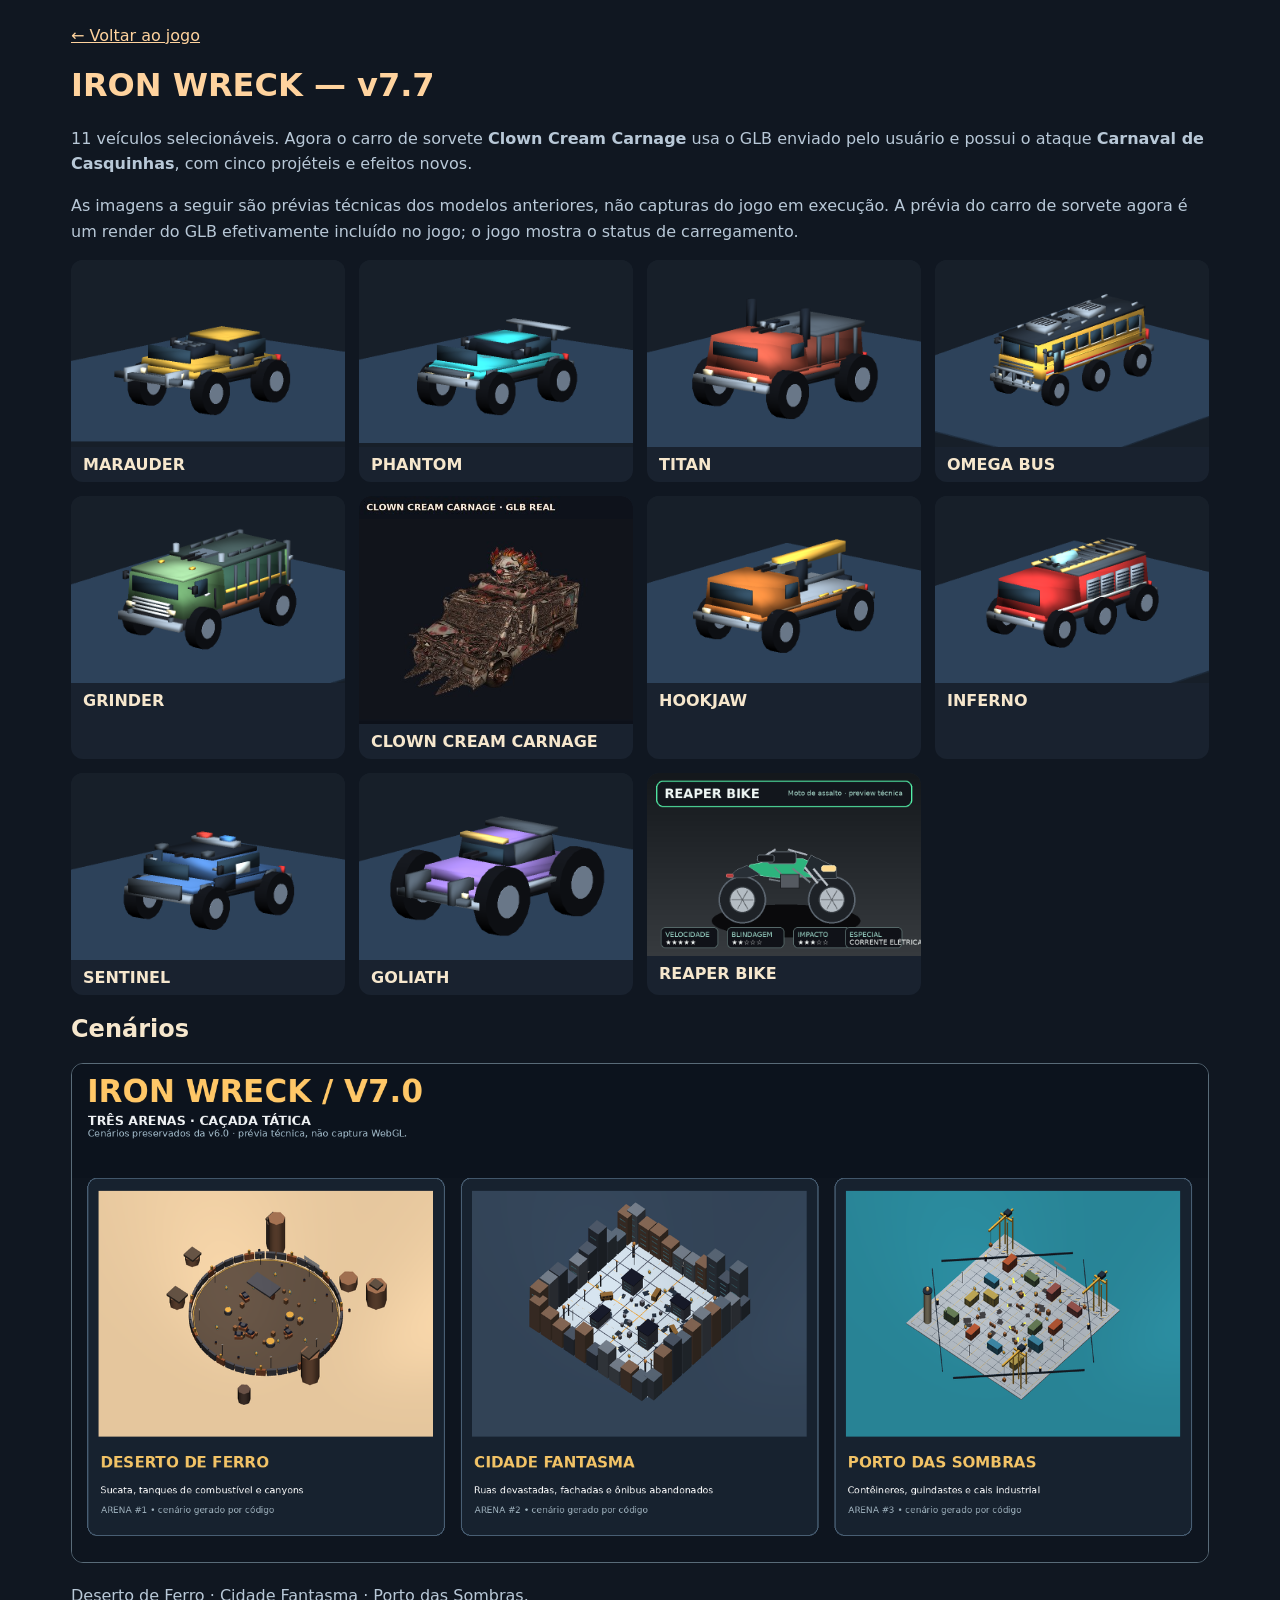
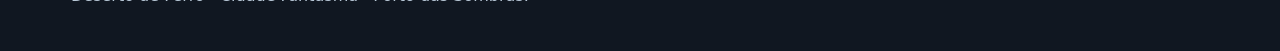
<file: galeria.html>
<!doctype html><html lang="pt-BR"><head><meta charset="utf-8"><meta name="viewport" content="width=device-width,initial-scale=1"><title>IRON WRECK v7.7 — Galeria</title><style>
*{box-sizing:border-box}body{margin:0;background:#101721;color:#f6e7cd;font-family:system-ui,Arial,sans-serif}main{max-width:1190px;margin:auto;padding:26px}a{color:#ffd39e}h1{color:#ffd39e}p{color:#b8c8d7;line-height:1.6}.grid{display:grid;grid-template-columns:repeat(auto-fit,minmax(220px,1fr));gap:14px}figure{margin:0;background:#19222f;border-radius:12px;overflow:hidden}figure img{width:100%;display:block}figcaption{padding:8px 12px;font-weight:700}.wide{max-width:100%;border-radius:12px;border:1px solid #596b78}</style></head><body><main>
<a href="index.html">← Voltar ao jogo</a><h1>IRON WRECK — v7.7</h1><p>11 veículos selecionáveis. Agora o carro de sorvete <b>Clown Cream Carnage</b> usa o GLB enviado pelo usuário e possui o ataque <b>Carnaval de Casquinhas</b>, com cinco projéteis e efeitos novos.</p>
<p>As imagens a seguir são prévias técnicas dos modelos anteriores, não capturas do jogo em execução. A prévia do carro de sorvete agora é um render do GLB efetivamente incluído no jogo; o jogo mostra o status de carregamento.</p>
<div class="grid"><figure><img src="previews/modelo-marauder-v7.3.png" alt="Veículo marauder" loading="lazy"/><figcaption>MARAUDER</figcaption></figure><figure><img src="previews/modelo-phantom-v7.3.png" alt="Veículo phantom" loading="lazy"/><figcaption>PHANTOM</figcaption></figure><figure><img src="previews/modelo-titan-v7.3.png" alt="Veículo titan" loading="lazy"/><figcaption>TITAN</figcaption></figure><figure><img src="previews/modelo-omega-bus-v7.3.png" alt="Veículo omega-bus" loading="lazy"/><figcaption>OMEGA BUS</figcaption></figure><figure><img src="previews/modelo-grinder-v7.3.png" alt="Veículo grinder" loading="lazy"/><figcaption>GRINDER</figcaption></figure><figure><img src="previews/clown-cream-carnage-v7.7-thumb.jpg" alt="Prévia real do GLB Clown Cream Carnage v7.7" loading="lazy"/><figcaption>CLOWN CREAM CARNAGE</figcaption></figure><figure><img src="previews/modelo-hookjaw-v7.3.png" alt="Veículo hookjaw" loading="lazy"/><figcaption>HOOKJAW</figcaption></figure><figure><img src="previews/modelo-inferno-v7.3.png" alt="Veículo inferno" loading="lazy"/><figcaption>INFERNO</figcaption></figure><figure><img src="previews/modelo-sentinel-v7.3.png" alt="Veículo sentinel" loading="lazy"/><figcaption>SENTINEL</figcaption></figure><figure><img src="previews/modelo-goliath-v7.3.png" alt="Veículo goliath" loading="lazy"/><figcaption>GOLIATH</figcaption></figure><figure><img src="previews/modelo-reaper-bike-v7.4.png" alt="Veículo reaper-bike" loading="lazy"/><figcaption>REAPER BIKE</figcaption></figure></div><h2>Cenários</h2><img class="wide" src="previews/cenarios-v7.png" alt="As três arenas"/><p>Deserto de Ferro · Cidade Fantasma · Porto das Sombras.</p></main></body></html>
</file>
